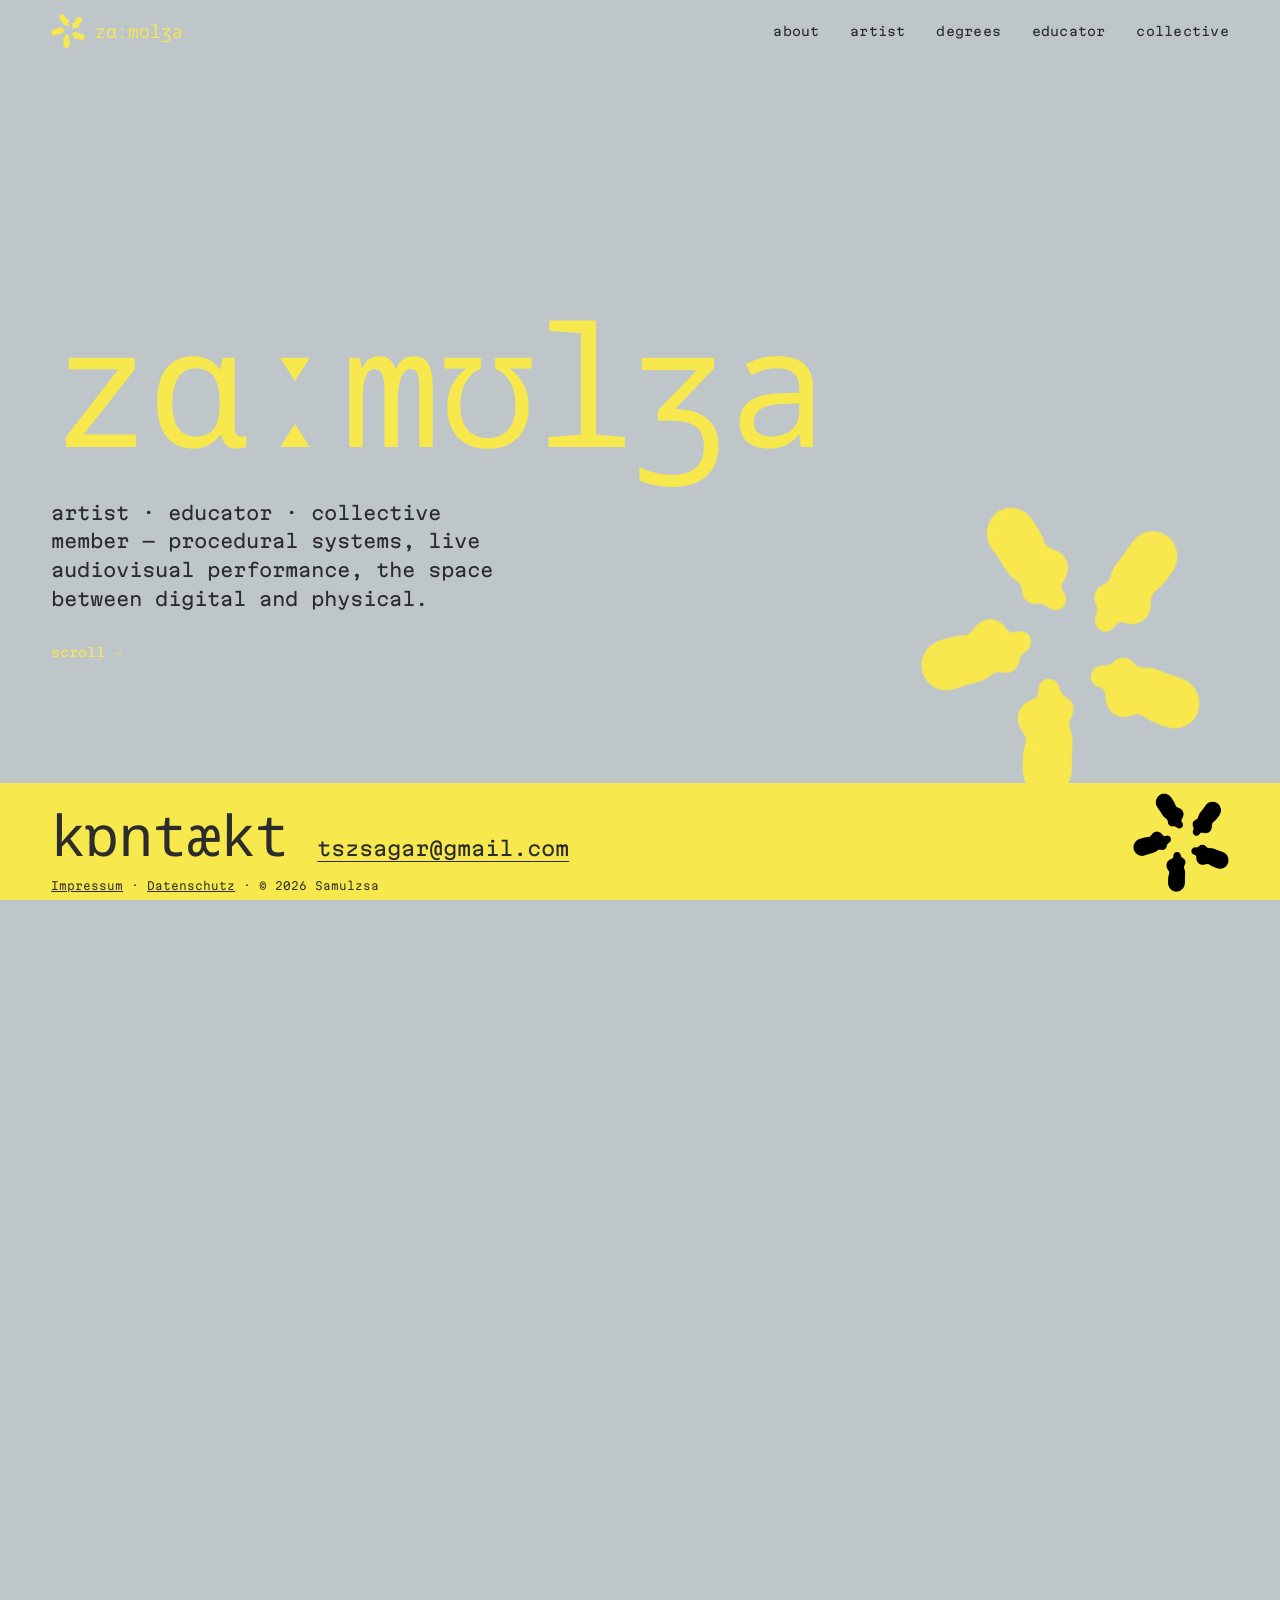
<file: index.html>
<!doctype html>
<html lang="en">
<head>
<meta charset="utf-8">
<meta name="viewport" content="width=device-width, initial-scale=1">
<title>Samulzsa — artist, educator, collective</title>
<meta name="description" content="My practice developed through a persistent question: where does value enter when art moves between digital and physical? Early works examined this…">
<meta property="og:title" content="Samulzsa — artist, educator, collective">
<meta property="og:description" content="My practice developed through a persistent question: where does value enter when art moves between digital and physical? Early works examined this…">
<link rel="icon" href="favicon.png">
<link rel="stylesheet" href="fonts.css?v=20261016205609">
<link rel="stylesheet" href="style.css?v=20261016205609">
</head>
<body>
<header class="bar">
  <a class="brand" href="index.html"><img class="flower-frame" src="images/flower/00.webp" data-root="" alt="">zɑːmʊlʒa</a>
  <button class="menu" aria-label="Menu" aria-expanded="false"><span></span><span></span></button>
  <nav><a href="#/about">about</a><a href="#artist">artist</a><a href="#degrees">degrees</a><a href="#educator">educator</a><a href="#collective">collective</a></nav>
</header>
<main>
<section class="works" id="works">
  <div class="pin">
    <div class="track">
      <div class="hero">
        <h1 aria-label="Samulzsa"><span>z</span><span>ɑ</span><span>ː</span><span>m</span><span>ʊ</span><span>l</span><span>ʒ</span><span>a</span></h1>
        <p class="tagline">artist · educator · collective member — procedural systems, live audiovisual performance, the space between digital and physical.</p>
        <span class="cue">scroll →</span>
        <img class="flower flower-frame" src="images/flower/00.webp" data-root="" alt="">
      </div>
      <div class="group" id="artist">
        <div class="group-head"><h2>ɑːtɪst</h2><p>artist — 4 works</p></div>
        <div class="row">
          <a class="card" href="#/jonzs">
            <div class="media"><span class="tag">live DJ/VJ duo</span>
              <img src="images/jonzs/01-sm.webp" srcset="images/jonzs/01-xs.webp 960w, images/jonzs/01-sm.webp 1649w, images/jonzs/01.webp 2000w" sizes="(max-width: 760px) 127vw, 712px" alt="Jonzs" loading="lazy">
              <img class="alt" src="images/jonzs/02-sm.webp" srcset="images/jonzs/02-xs.webp 960w, images/jonzs/02-sm.webp 1649w, images/jonzs/02.webp 2000w" sizes="(max-width: 760px) 127vw, 712px" alt="" loading="lazy">
            </div>
            <div class="label"><h3>Jonzs</h3><span class="year">since 2025</span></div>
          </a>
          <a class="card" href="#/procedural-sculptures">
            <div class="media"><span class="tag">procedural 3D animation</span>
              <img src="images/procedural-sculptures/01-sm.webp" srcset="images/procedural-sculptures/01-xs.webp 640w, images/procedural-sculptures/01-sm.webp 1100w, images/procedural-sculptures/01.webp 1381w" sizes="(max-width: 760px) 68vw, 380px" alt="Procedural Sculptures" loading="lazy">
              <img class="alt" src="images/procedural-sculptures/02-sm.webp" srcset="images/procedural-sculptures/02-xs.webp 640w, images/procedural-sculptures/02-sm.webp 1059w, images/procedural-sculptures/02.webp 1059w" sizes="(max-width: 760px) 68vw, 380px" alt="" loading="lazy">
            </div>
            <div class="label"><h3>Procedural Sculptures</h3><span class="year">2022 – 2024</span></div>
          </a>
          <a class="card" href="#/transformative-drift">
            <div class="media"><span class="tag">3D-printed clay sculptures</span>
              <img src="images/transformative-drift/01-sm.webp" srcset="images/transformative-drift/01-xs.webp 900w, images/transformative-drift/01-sm.webp 900w, images/transformative-drift/01.webp 900w" sizes="(max-width: 760px) 128vw, 712px" alt="Transformative Drift" loading="lazy">
              <img class="alt" src="images/transformative-drift/02-sm.webp" srcset="images/transformative-drift/02-xs.webp 800w, images/transformative-drift/02-sm.webp 800w, images/transformative-drift/02.webp 800w" sizes="(max-width: 760px) 113vw, 633px" alt="" loading="lazy">
            </div>
            <div class="label"><h3>Transformative Drift</h3><span class="year">2023</span></div>
          </a>
          <a class="card" href="#/spade-coco">
            <div class="media"><span class="tag">laser-engraved woodcut prints</span>
              <img src="images/spade-coco/01-sm.webp" srcset="images/spade-coco/01-xs.webp 640w, images/spade-coco/01-sm.webp 1000w, images/spade-coco/01.webp 1000w" sizes="(max-width: 760px) 68vw, 380px" alt="Spade CoCo" loading="lazy">
              <img class="alt" src="images/spade-coco/02-sm.webp" srcset="images/spade-coco/02-xs.webp 640w, images/spade-coco/02-sm.webp 1100w, images/spade-coco/02.webp 1237w" sizes="(max-width: 760px) 68vw, 380px" alt="" loading="lazy">
            </div>
            <div class="label"><h3>Spade CoCo</h3><span class="year">2020</span></div>
          </a>
        </div>
      </div>
      <div class="group" id="degrees">
        <div class="group-head"><h2>dɪˈɡriːz</h2><p>degrees — 2 works</p></div>
        <div class="row">
          <a class="card" href="#/visual-instruments">
            <div class="media"><span class="tag">master thesis · live visuals</span>
              <img src="images/visual-instruments/01-sm.webp" srcset="images/visual-instruments/01-xs.webp 853w, images/visual-instruments/01-sm.webp 1280w, images/visual-instruments/01.webp 1280w" sizes="(max-width: 760px) 113vw, 633px" alt="Visual Instruments" loading="lazy">
              <img class="alt" src="images/visual-instruments/02-sm.webp" srcset="images/visual-instruments/02-xs.webp 1154w, images/visual-instruments/02-sm.webp 1984w, images/visual-instruments/02.webp 2000w" sizes="(max-width: 760px) 153vw, 857px" alt="" loading="lazy">
            </div>
            <div class="label"><h3>Visual Instruments</h3><span class="year">2025</span></div>
          </a>
          <a class="card" href="#/space-for-digital-visual-research">
            <div class="media"><span class="tag">bachelor thesis · interactive objects</span>
              <img src="images/space-for-digital-visual-research/01-sm.webp" srcset="images/space-for-digital-visual-research/01-xs.webp 640w, images/space-for-digital-visual-research/01-sm.webp 1100w, images/space-for-digital-visual-research/01.webp 1150w" sizes="(max-width: 760px) 68vw, 380px" alt="Space for Digital Visual Research" loading="lazy">
              <img class="alt" src="images/space-for-digital-visual-research/02-sm.webp" srcset="images/space-for-digital-visual-research/02-xs.webp 1656w, images/space-for-digital-visual-research/02-sm.webp 1920w, images/space-for-digital-visual-research/02.webp 1920w" sizes="(max-width: 760px) 220vw, 1229px" alt="" loading="lazy">
            </div>
            <div class="label"><h3>Space for Digital Visual Research</h3><span class="year">2023</span></div>
          </a>
        </div>
      </div>
      <div class="group" id="educator">
        <div class="group-head"><h2>ɛdjʊkeɪtə</h2><p>educator — 3 works</p></div>
        <div class="row">
          <a class="card" href="#/touchdesigner">
            <div class="media"><span class="tag">freelance course · TouchDesigner</span>
              <img src="images/touchdesigner/01-sm.webp" srcset="images/touchdesigner/01-xs.webp 1024w, images/touchdesigner/01-sm.webp 1760w, images/touchdesigner/01.webp 1920w" sizes="(max-width: 760px) 136vw, 760px" alt="Touchdesigner" loading="lazy">
              <img class="alt" src="images/touchdesigner/02-sm.webp" srcset="images/touchdesigner/02-xs.webp 1138w, images/touchdesigner/02-sm.webp 1920w, images/touchdesigner/02.webp 1920w" sizes="(max-width: 760px) 151vw, 844px" alt="" loading="lazy">
            </div>
            <div class="label"><h3>Touchdesigner</h3><span class="year">2026</span></div>
          </a>
          <a class="card" href="#/bildet-banden">
            <div class="media"><span class="tag">course · live AV festival set</span>
              <img src="images/bildet-banden/01-sm.webp" srcset="images/bildet-banden/01-xs.webp 960w, images/bildet-banden/01-sm.webp 1649w, images/bildet-banden/01.webp 2000w" sizes="(max-width: 760px) 127vw, 712px" alt="Bildet Banden" loading="lazy">
              <img class="alt" src="images/bildet-banden/02-sm.webp" srcset="images/bildet-banden/02-xs.webp 960w, images/bildet-banden/02-sm.webp 1649w, images/bildet-banden/02.webp 2000w" sizes="(max-width: 760px) 127vw, 712px" alt="" loading="lazy">
            </div>
            <div class="label"><h3>Bildet Banden</h3><span class="year">2024</span></div>
          </a>
          <a class="card" href="#/visual-exploration-fundamentals">
            <div class="media"><span class="tag">course · Blender</span>
              <img src="images/visual-exploration-fundamentals/01-sm.webp" srcset="images/visual-exploration-fundamentals/01-xs.webp 640w, images/visual-exploration-fundamentals/01-sm.webp 1100w, images/visual-exploration-fundamentals/01.webp 1414w" sizes="(max-width: 760px) 68vw, 380px" alt="Visual Exploration Fundamentals" loading="lazy">
              <img class="alt" src="images/visual-exploration-fundamentals/02-sm.webp" srcset="images/visual-exploration-fundamentals/02-xs.webp 640w, images/visual-exploration-fundamentals/02-sm.webp 1100w, images/visual-exploration-fundamentals/02.webp 1414w" sizes="(max-width: 760px) 68vw, 380px" alt="" loading="lazy">
            </div>
            <div class="label"><h3>Visual Exploration Fundamentals</h3><span class="year">2023</span></div>
          </a>
        </div>
      </div>
      <div class="group" id="collective">
        <div class="group-head"><h2>kəˈlɛktɪv</h2><p>collective · Latenter Raum — 3 works</p></div>
        <div class="row">
          <a class="card" href="#/convergence-corridor">
            <div class="media"><span class="tag">light installation · Licht.Wege Kassel</span>
              <img src="images/convergence-corridor/01-sm.webp" srcset="images/convergence-corridor/01-xs.webp 640w, images/convergence-corridor/01-sm.webp 960w, images/convergence-corridor/01.webp 960w" sizes="(max-width: 760px) 68vw, 380px" alt="Convergence Corridor" loading="lazy">
              <img class="alt" src="images/convergence-corridor/02-sm.webp" srcset="images/convergence-corridor/02-xs.webp 640w, images/convergence-corridor/02-sm.webp 960w, images/convergence-corridor/02.webp 960w" sizes="(max-width: 760px) 68vw, 380px" alt="" loading="lazy">
            </div>
            <div class="label"><h3>Convergence Corridor</h3><span class="year">2024</span></div>
          </a>
          <a class="card" href="#/kontakt">
            <div class="media"><span class="tag">interactive installation · Biennale Schwabach</span>
              <img src="images/kontakt/01-sm.webp" srcset="images/kontakt/01-xs.webp 1138w, images/kontakt/01-sm.webp 1920w, images/kontakt/01.webp 1920w" sizes="(max-width: 760px) 151vw, 844px" alt="Kontakt" loading="lazy">
              <img class="alt" src="images/kontakt/02-sm.webp" srcset="images/kontakt/02-xs.webp 1138w, images/kontakt/02-sm.webp 1920w, images/kontakt/02.webp 1920w" sizes="(max-width: 760px) 151vw, 844px" alt="" loading="lazy">
            </div>
            <div class="label"><h3>Kontakt</h3><span class="year">2023</span></div>
          </a>
          <a class="card" href="#/deep-redux">
            <div class="media"><span class="tag">projection mapping · Genius Loci Weimar</span>
              <img src="images/deep-redux/01-sm.webp" srcset="images/deep-redux/01-xs.webp 960w, images/deep-redux/01-sm.webp 1650w, images/deep-redux/01.webp 2000w" sizes="(max-width: 760px) 128vw, 713px" alt="Deep.Redux" loading="lazy">
              <img class="alt" src="images/deep-redux/02-sm.webp" srcset="images/deep-redux/02-xs.webp 960w, images/deep-redux/02-sm.webp 1650w, images/deep-redux/02.webp 2000w" sizes="(max-width: 760px) 128vw, 713px" alt="" loading="lazy">
            </div>
            <div class="label"><h3>Deep.Redux</h3><span class="year">2023</span></div>
          </a>
        </div>
      </div>
    </div>
  </div>
</section>
</main>
<template id="p-about">
<section class="project-head"><p class="kicker">about</p><h1>zɑːmʊlʒa</h1></section>
<section class="statement"><div class="cols"><p>My practice developed through a persistent question: where does value enter when art moves between digital and physical? Early works examined this directly. Through procedural systems and live performance, an answer emerged: value lives in the moment of shared experience.</p><p>This understanding organizes my work into three directions.</p><p>As an artist, I examine the intersection of digital and physical production, questioning where value enters when work moves between mediums. Working primarily with procedural systems, I explore how embodied engagement creates presence in digital art. The work often uses tools against their intended purpose, finding meaning in the gaps between systems.</p><p>As an educator, I develop courses that approach technical tools as means for artistic expression. The focus is process over outcome, helping students find their own voice through sustained engagement rather than software proficiency.</p><p>As part of the collective Latenter Raum, I contribute to public art installations exploring the relationship between human and machine. The collective creates site-specific, interactive works that make technological systems tangible for broad audiences.</p></div></section>
</template>
<template id="p-jonzs">
<section class="project-head">
  <p class="kicker">artist</p>
  <h1>Jonzs</h1>
  
  <div class="meta"><span>DJ/VJ duo</span><span>since 2025</span></div>
</section>
<section class="project-body">
  <div class="text"><p>Earlier work led me to discover what motion adds to form. But those explorations remained prerendered, frame by frame. Real-time opened different possibilities.</p><p>Through years of questioning where value enters art, I arrived at an answer that feels true: shared experience. Unrepeatable moments where artist and audience inhabit the same time, the same space, the same unfolding.</p><p>Traditional VJing has largely disappeared from regular club contexts, relocated to festival stages where it functions as background enhancement rather than primary artistic experience. At the same time, audiovisual performance has established itself in art institutions but remains inaccessible to broader audiences despite increasing artistic sophistication. This separation creates a cultural gap. Art becomes increasingly institutionalized while club culture loses access to experimental aesthetic experiences that could transform ordinary social spaces into sites of collective meaning-making.</p><p>Jonzs tries to counter this. We perform as a DJ/VJ duo where both artists remain visible on stage, creating a unified aesthetic experience through genuine live collaboration. Our performances combine the accessibility of regular live sets with the artistic depth of audiovisual performance.</p><p>Both music and visuals are played live, reacting to each other in real time. Rather than relying on algorithmic audio-reactivity or automated systems, the dynamic emerges from artistic intuition. Two performers listening, responding, shaping a shared moment.</p></div>
  <div class="gallery"><button data-full="images/jonzs/01.webp" aria-label="Enlarge image 1"><img src="images/jonzs/01-sm.webp" alt="Jonzs — image 1" loading="lazy" width="2000" height="1334"></button><button data-full="images/jonzs/02.webp" aria-label="Enlarge image 2"><img src="images/jonzs/02-sm.webp" alt="Jonzs — image 2" loading="lazy" width="2000" height="1334"></button><button data-full="images/jonzs/03.webp" aria-label="Enlarge image 3"><img src="images/jonzs/03-sm.webp" alt="Jonzs — image 3" loading="lazy" width="2000" height="1334"></button><button data-full="images/jonzs/04.webp" aria-label="Enlarge image 4"><img src="images/jonzs/04-sm.webp" alt="Jonzs — image 4" loading="lazy" width="2000" height="1334"></button><button data-full="images/jonzs/05.webp" aria-label="Enlarge image 5"><img src="images/jonzs/05-sm.webp" alt="Jonzs — image 5" loading="lazy" width="1920" height="1080"></button></div>
</section>
</template>
<template id="p-procedural-sculptures">
<section class="project-head">
  <p class="kicker">artist</p>
  <h1>Procedural Sculptures</h1>
  
  <div class="meta"><span>2022 – 2024</span></div>
</section>
<section class="project-body">
  <div class="text"><p>These works exist because of curiosity. Digital space offers what physical sculpture cannot: freedom from material constraint, from gravity, from cost. Forms can float, intersect, repeat at scales that would be impossible to fabricate. This freedom is not escape from sculptural thinking but an extension of it.</p><p>The process is procedural. Geometric shapes enter systems that composite them in space, generating iterations faster than deliberate construction would allow. From these outputs, selection happens intuitively. Some forms speak, most don’t. The system proposes, the eye decides.</p><p>Movement entered here. Before this work, my practice was static. These videos and loops became a space for discovering what motion adds to form: rhythm, weight, transformation over time. Rendered frame by frame, not yet real-time. That would come later and change everything again.</p><p>To some these read as simple 3D visuals. To me they carry the same charge as sculptural exploration, extended through color and time. They don’t critique, don’t position themselves against anything. They exist because making them felt necessary.</p></div>
  <div class="gallery"><button data-full="images/procedural-sculptures/01.webp" aria-label="Enlarge image 1"><img src="images/procedural-sculptures/01-sm.webp" alt="Procedural Sculptures — image 1" loading="lazy" width="1381" height="2000"></button><button data-full="images/procedural-sculptures/02.webp" aria-label="Enlarge image 2"><img src="images/procedural-sculptures/02-sm.webp" alt="Procedural Sculptures — image 2" loading="lazy" width="1059" height="1500"></button><button data-full="images/procedural-sculptures/03.webp" aria-label="Enlarge image 3"><img src="images/procedural-sculptures/03-sm.webp" alt="Procedural Sculptures — image 3" loading="lazy" width="1240" height="1748"></button><button data-full="images/procedural-sculptures/04.webp" aria-label="Enlarge image 4"><img src="images/procedural-sculptures/04-sm.webp" alt="Procedural Sculptures — image 4" loading="lazy" width="1090" height="1090"></button><button data-full="images/procedural-sculptures/05.webp" aria-label="Enlarge image 5"><img src="images/procedural-sculptures/05-sm.webp" alt="Procedural Sculptures — image 5" loading="lazy" width="1080" height="1920"></button></div>
</section>
</template>
<template id="p-transformative-drift">
<section class="project-head">
  <p class="kicker">artist</p>
  <h1>Transformative Drift</h1>
  
  <div class="meta"><span>2023</span></div>
</section>
<section class="project-body">
  <div class="text"><p>The sculptures originate from an iterative digital process: text-to-image generation fed back through image-to-3D conversion, each cycle accumulating distortion until the forms drift beyond recognition. The endpoint was determined by material. When geometry exceeded what clay printing could structurally support, the process stopped.</p><p>Clay carries associations of craft, organicism, the hand. But the production here involved none of that. The forms were generated algorithmically, the printing mechanical. What reads as artisanal warmth is entirely mediated.</p><p>Timur Si-Qin’s position on materiality informed the work: even seemingly immaterial things, a poem, an algorithm, a 3D file, possess materiality because they affect their environment. By this logic, the digital forms already held material presence before any physical translation occurred.</p><p>And yet they were printed. The question the work poses to itself: if the digital is already material, why make it physical? The answer isn’t resolution. It’s demonstration. The clay objects are received differently than the files they came from. They enter rooms, occupy space, get called sculpture. The same forms, the same decisions, the same authorship. But now legible to systems that struggle to value what remains on screen.</p><p>The printing doesn’t add meaning. It makes existing meaning visible to those who couldn’t see it before.</p></div>
  <div class="gallery"><button data-full="images/transformative-drift/01.webp" aria-label="Enlarge image 1"><img src="images/transformative-drift/01-sm.webp" alt="Transformative Drift — image 1" loading="lazy" width="900" height="600"></button><button data-full="images/transformative-drift/02.webp" aria-label="Enlarge image 2"><img src="images/transformative-drift/02-sm.webp" alt="Transformative Drift — image 2" loading="lazy" width="800" height="600"></button></div>
</section>
</template>
<template id="p-spade-coco">
<section class="project-head">
  <p class="kicker">artist</p>
  <h1>Spade CoCo</h1>
  
  <div class="meta"><span>2020</span></div>
</section>
<section class="project-body">
  <div class="text"><p>The work uses SPADE-COCO, an early semantic image synthesis model that interpreted color-coded input as object classes. Source material consisted of children’s drawings, fed through the system, their naive color choices were misread as landscape elements, furniture, organic forms. The outputs carried an accidental dreamlike quality, emerging from the gap between intended mark and machine interpretation.</p><p>These images were translated into physical prints through a deliberately contradictory process. Halftone rasters, a technique developed for industrial mass reproduction, addressed low resolution of AI models of the time, while introducing a visual language associated with print media. The plates were laser-engraved into wood, then hand-pressed as CMYK separations.</p><p>The method is legible as craft while containing none of its traditional gestures. The hand never touched the plate. The wood grain reads as warmth and authenticity, but the cutting was mechanical. What appears as artisanal process is entirely mediated.</p><p>The digital images existed before any of this. The creative act, selecting the drawings, running the model, recognizing something worth keeping, happened on screen. The physical translation added labor and material but no additional artistic decision.</p><p>Yet the prints were received differently. The question embedded in the work is not rhetorical: where does value actually enter?</p></div>
  <div class="gallery"><button data-full="images/spade-coco/01.webp" aria-label="Enlarge image 1"><img src="images/spade-coco/01-sm.webp" alt="Spade CoCo — image 1" loading="lazy" width="1000" height="1501"></button><button data-full="images/spade-coco/02.webp" aria-label="Enlarge image 2"><img src="images/spade-coco/02-sm.webp" alt="Spade CoCo — image 2" loading="lazy" width="1237" height="1856"></button><button data-full="images/spade-coco/03.webp" aria-label="Enlarge image 3"><img src="images/spade-coco/03-sm.webp" alt="Spade CoCo — image 3" loading="lazy" width="1392" height="928"></button></div>
</section>
</template>
<template id="p-visual-instruments">
<section class="project-head">
  <p class="kicker">degrees</p>
  <h1>Visual Instruments</h1>
  
  <div class="meta"><span>Master Thesis</span><span>2025</span></div>
</section>
<section class="project-body">
  <div class="text"><p>My master thesis investigates how sustained practice with digital Visual Instruments influences the development of embodied knowledge and auratic presence in live performance.</p><p>Visual Instruments are complete performance systems combining generative patches, reusable tools, and user interfaces for real-time visual control, developed in TouchDesigner for live audiovisual contexts.</p><p>The research engages Walter Benjamin’s concept of aura: the unique presence of an artwork in time and space, which he argued mechanical reproduction eliminates. Live visual performance presents a paradox, utilizing technologies of infinite reproducibility while creating unrepeatable, site-specific experiences. Can sustained practice with digital instruments restore auratic qualities Benjamin considered lost?</p><p>The methodology shifted through necessity. Initial work focused on developing a modular toolbox for rapid instrument creation, technically successful, but unable to answer questions about embodied knowledge. This demanded transformation toward evocative autoethnography: ethnographic research with practitioners, autobiographical documentation across performance contexts, and reflection within broader cultural discourse.</p><p>Findings challenged assumptions. Flow states proved democratic, others achieved flow within minutes on unfamiliar interfaces. But sustained practice enables sophisticated expression within flow and develops the capacity to invite others into shared aesthetic experiences. Auratic qualities emerged not through technical sophistication but through visible embodied engagement: temporal uniqueness through real-time decision-making, spatial specificity through contextual reception, collective ritual through shared witness.</p><p>The central contribution: tension between technological development and artistic depth isn’t resolved through better systems. Depth emerges through sustained engagement, through vulnerability rather than optimization.</p></div>
  <div class="gallery"><button data-full="images/visual-instruments/01.webp" aria-label="Enlarge image 1"><img src="images/visual-instruments/01-sm.webp" alt="Visual Instruments — image 1" loading="lazy" width="1280" height="960"></button><button data-full="images/visual-instruments/02.webp" aria-label="Enlarge image 2"><img src="images/visual-instruments/02-sm.webp" alt="Visual Instruments — image 2" loading="lazy" width="2000" height="1109"></button><button data-full="images/visual-instruments/03.webp" aria-label="Enlarge image 3"><img src="images/visual-instruments/03-sm.webp" alt="Visual Instruments — image 3" loading="lazy" width="1907" height="1112"></button><button data-full="images/visual-instruments/04.webp" aria-label="Enlarge image 4"><img src="images/visual-instruments/04-sm.webp" alt="Visual Instruments — image 4" loading="lazy" width="1906" height="1057"></button><button data-full="images/visual-instruments/05.webp" aria-label="Enlarge image 5"><img src="images/visual-instruments/05-sm.webp" alt="Visual Instruments — image 5" loading="lazy" width="1914" height="1045"></button><button data-full="images/visual-instruments/06.webp" aria-label="Enlarge image 6"><img src="images/visual-instruments/06-sm.webp" alt="Visual Instruments — image 6" loading="lazy" width="1914" height="1083"></button><button data-full="images/visual-instruments/07.webp" aria-label="Enlarge image 7"><img src="images/visual-instruments/07-sm.webp" alt="Visual Instruments — image 7" loading="lazy" width="1988" height="1124"></button><button data-full="images/visual-instruments/08.webp" aria-label="Enlarge image 8"><img src="images/visual-instruments/08-sm.webp" alt="Visual Instruments — image 8" loading="lazy" width="1600" height="1200"></button></div>
</section>
</template>
<template id="p-space-for-digital-visual-research">
<section class="project-head">
  <p class="kicker">degrees</p>
  <h1>Space for Digital Visual Research</h1>
  
  <div class="meta"><span>Bachelor Thesis</span><span>2023</span></div>
</section>
<section class="project-body">
  <div class="text"><p>In 2013, the Space for Visual Research was established at the Bauhaus University Weimar, creating a platform to study the practical aspects of experimental visual exploration. My thesis aimed to reconstruct analog experimental setups, which were primarily based on scientific phenomena, purely in a digital format. This initiative breathed new life into the Space for Visual Research by creating a digital space for creative exploration, paving the way for further experimentation in this field.</p><p>In addition to a theoretical media philosophical section, I extensively examined the scientific concepts behind the experiments created in the SfVR and their digital emulation. My thesis analyzed the interaction of scientific concepts with their creative application, showcasing the relationship between science and art.</p><p>As a result of my research, I developed tangible interactive objects and installations, employing the digital processes developed from the scientific concepts. The implementation of these works brought forth a new and creative perspective, resulting in a novel approach to visual experimentation.</p><p>Through my thesis, I gained a deeper understanding of creative exploration and learned to integrate scientific research into the creative process.</p></div>
  <div class="gallery"><button data-full="images/space-for-digital-visual-research/01.webp" aria-label="Enlarge image 1"><img src="images/space-for-digital-visual-research/01-sm.webp" alt="Space for Digital Visual Research — image 1" loading="lazy" width="1150" height="2000"></button><button data-full="images/space-for-digital-visual-research/02.webp" aria-label="Enlarge image 2"><img src="images/space-for-digital-visual-research/02-sm.webp" alt="Space for Digital Visual Research — image 2" loading="lazy" width="1920" height="742"></button><button data-full="images/space-for-digital-visual-research/03.webp" aria-label="Enlarge image 3"><img src="images/space-for-digital-visual-research/03.webp" alt="Space for Digital Visual Research — image 3" loading="lazy" width="600" height="600"></button><button data-full="images/space-for-digital-visual-research/04.webp" aria-label="Enlarge image 4"><img src="images/space-for-digital-visual-research/04.webp" alt="Space for Digital Visual Research — image 4" loading="lazy" width="600" height="600"></button><button data-full="images/space-for-digital-visual-research/05.webp" aria-label="Enlarge image 5"><img src="images/space-for-digital-visual-research/05.webp" alt="Space for Digital Visual Research — image 5" loading="lazy" width="600" height="600"></button></div>
</section>
</template>
<template id="p-touchdesigner">
<section class="project-head">
  <p class="kicker">educator</p>
  <h1>Touchdesigner</h1>
  <p class="sub">And Creative Independence</p>
  <div class="meta"><span>Freelance Teaching</span><span>2026</span></div>
</section>
<section class="project-body">
  <div class="text"><p>TouchDesigner presents a steep learning curve for beginners. Resources are scattered, and without conceptual grounding, students often lose themselves in production without understanding the reasoning behind their decisions.</p><p>This course addresses that challenge through a consultation-based approach. Rather than demonstrating how to create systems for specific outcomes, I teach fundamental concepts underlying computer graphics and procedural art. Technical understanding matters, but more important is developing a framework for how to approach an idea before opening the software.</p><p>The methodology draws from my own practice: moving from initial concept through research to technical implementation, and finally applying that system to realize artistic vision. This distinction is essential. In procedural design, system building and artistic exploration are separate phases, the idea comes first, then the infrastructure to support it, then the actual creative work within that infrastructure.</p><p>It is tempting to stop after completing the system. The technical challenge feels like the accomplishment, The system is scaffolding, not expression. The depth that enables audiences to connect with work emerges only when you use what you built to explore what you wanted to say.</p><p>This course shares that lesson. Beyond technical foundations, students develop research skills and the capacity to find their own resources, building toward creative autonomy rather than software dependency.</p></div>
  <div class="gallery"><button data-full="images/touchdesigner/01.webp" aria-label="Enlarge image 1"><img src="images/touchdesigner/01-sm.webp" alt="Touchdesigner — image 1" loading="lazy" width="1920" height="1200"></button><button data-full="images/touchdesigner/02.webp" aria-label="Enlarge image 2"><img src="images/touchdesigner/02-sm.webp" alt="Touchdesigner — image 2" loading="lazy" width="1920" height="1080"></button><button data-full="images/touchdesigner/03.webp" aria-label="Enlarge image 3"><img src="images/touchdesigner/03-sm.webp" alt="Touchdesigner — image 3" loading="lazy" width="1920" height="1200"></button></div>
</section>
</template>
<template id="p-bildet-banden">
<section class="project-head">
  <p class="kicker">educator</p>
  <h1>Bildet Banden</h1>
  
  <div class="meta"><span>Student Teacher</span><span>2024</span></div>
</section>
<section class="project-body">
  <div class="text"><p>This course was structured around cooperative learning, reshaping how we create and grow together through shared process rather than individual output.</p><p>I offered my skillset openly; students decided the direction. They chose real-time visuals. To create momentum and real stakes, I proposed a concrete goal: a two-hour live audiovisual performance at a festival. This transformed the course from exercise into genuine collaboration with an audience waiting at the end.</p><p>The structure was built on the belief that the right support network transforms hard work into collective growth. Here, failure wasn’t a mark against individual performance, it was an opportunity to learn and adapt as a group.</p><p>The focus remained on process: how we tackled challenges together, how individual voices contributed to something larger, how collaboration itself became the primary skill developed.</p></div>
  <div class="gallery"><button data-full="images/bildet-banden/01.webp" aria-label="Enlarge image 1"><img src="images/bildet-banden/01-sm.webp" alt="Bildet Banden — image 1" loading="lazy" width="2000" height="1334"></button><button data-full="images/bildet-banden/02.webp" aria-label="Enlarge image 2"><img src="images/bildet-banden/02-sm.webp" alt="Bildet Banden — image 2" loading="lazy" width="2000" height="1334"></button><button data-full="images/bildet-banden/03.webp" aria-label="Enlarge image 3"><img src="images/bildet-banden/03-sm.webp" alt="Bildet Banden — image 3" loading="lazy" width="2000" height="1334"></button><button data-full="images/bildet-banden/04.webp" aria-label="Enlarge image 4"><img src="images/bildet-banden/04-sm.webp" alt="Bildet Banden — image 4" loading="lazy" width="2000" height="1334"></button></div>
</section>
</template>
<template id="p-visual-exploration-fundamentals">
<section class="project-head">
  <p class="kicker">educator</p>
  <h1>Visual Exploration Fundamentals</h1>
  
  <div class="meta"><span>Student Teacher</span><span>2023</span></div>
</section>
<section class="project-body">
  <div class="text"><p>My teaching centers on a core conviction: technical tools are means for artistic expression, not ends in themselves. This course applied that philosophy to 3D design through Blender.</p><p>Rather than working through fundamentals step by step, students jumped directly into creative exploration, learning techniques as they needed them for their own projects. The structure was intentionally unconventional: motivation came from personal interests and questions, not predetermined assignments.</p><p>The focus was process over outcome. When students pursued their own visual inquiries, they discovered not just what the software can do, but what they wanted to say with it. The goal wasn’t proficiency, it was finding a voice through sustained experimentation.</p></div>
  <div class="gallery"><button data-full="images/visual-exploration-fundamentals/01.webp" aria-label="Enlarge image 1"><img src="images/visual-exploration-fundamentals/01-sm.webp" alt="Visual Exploration Fundamentals — image 1" loading="lazy" width="1414" height="2000"></button><button data-full="images/visual-exploration-fundamentals/02.webp" aria-label="Enlarge image 2"><img src="images/visual-exploration-fundamentals/02-sm.webp" alt="Visual Exploration Fundamentals — image 2" loading="lazy" width="1414" height="2000"></button><button data-full="images/visual-exploration-fundamentals/03.webp" aria-label="Enlarge image 3"><img src="images/visual-exploration-fundamentals/03-sm.webp" alt="Visual Exploration Fundamentals — image 3" loading="lazy" width="1414" height="2000"></button><button data-full="images/visual-exploration-fundamentals/04.webp" aria-label="Enlarge image 4"><img src="images/visual-exploration-fundamentals/04-sm.webp" alt="Visual Exploration Fundamentals — image 4" loading="lazy" width="384" height="1484"></button><button data-full="images/visual-exploration-fundamentals/05.webp" aria-label="Enlarge image 5"><img src="images/visual-exploration-fundamentals/05-sm.webp" alt="Visual Exploration Fundamentals — image 5" loading="lazy" width="380" height="1480"></button><button data-full="images/visual-exploration-fundamentals/06.webp" aria-label="Enlarge image 6"><img src="images/visual-exploration-fundamentals/06-sm.webp" alt="Visual Exploration Fundamentals — image 6" loading="lazy" width="410" height="1550"></button><button data-full="images/visual-exploration-fundamentals/07.webp" aria-label="Enlarge image 7"><img src="images/visual-exploration-fundamentals/07-sm.webp" alt="Visual Exploration Fundamentals — image 7" loading="lazy" width="1920" height="1920"></button><button data-full="images/visual-exploration-fundamentals/08.webp" aria-label="Enlarge image 8"><img src="images/visual-exploration-fundamentals/08-sm.webp" alt="Visual Exploration Fundamentals — image 8" loading="lazy" width="1920" height="1920"></button></div>
</section>
</template>
<template id="p-convergence-corridor">
<section class="project-head">
  <p class="kicker">collective</p>
  <h1>Convergence Corridor</h1>
  
  <div class="meta"><span>Licht.Wege Kassel</span><span>2024</span></div>
</section>
<section class="project-body">
  <div class="text"><p>Forty self-built LED tubes installed along a forest path for the light art festival Licht.Wege. The tubes shifted through colors, pulsing along the corridor. Motion sensors on both sides triggered light sequences responding to visitors passing through.</p><p>The design intended for participatory movement: visitors walking with the light pulses, becoming part of the work. Reception differed from expectation. Visitors stopped mid-path, sometimes blocking it entirely, observing the light play in the trees above. The interactive element mattered less than the atmospheric experience of the space itself.</p><p>This was the first opportunity to observe audiences anonymously, standing among visitors without being identified as the artist. Reactions varied widely. Families with children engaged immediately. Some visitors took photographs, others complained about brightness levels. Some passed through without pausing.</p><p>The experience clarified something about shared experience as artistic value. Designing for a specific interaction does not guarantee that interaction. Audiences bring their own attention, their own priorities. The work provides conditions, not outcomes. Connection happens on terms the artist does not fully control, and not everyone will connect at all. Working with this rather than against it became part of subsequent practice.</p><p>Project management and concept were my responsibility. The collective handled electronics, coding, and installation.</p></div>
  <div class="gallery"><button data-full="images/convergence-corridor/01.webp" aria-label="Enlarge image 1"><img src="images/convergence-corridor/01-sm.webp" alt="Convergence Corridor — image 1" loading="lazy" width="960" height="1280"></button><button data-full="images/convergence-corridor/02.webp" aria-label="Enlarge image 2"><img src="images/convergence-corridor/02-sm.webp" alt="Convergence Corridor — image 2" loading="lazy" width="960" height="1280"></button></div>
</section>
</template>
<template id="p-kontakt">
<section class="project-head">
  <p class="kicker">collective</p>
  <h1>Kontakt</h1>
  
  <div class="meta"><span>Biennale Schwabach</span><span>2023</span></div>
</section>
<section class="project-body">
  <div class="text"><p>An interactive installation exploring gold as connective material on printed circuit boards. PCBs are ubiquitous in daily life, present in smartphones, coffee machines, ticket terminals. The installation in Franzosenkirche Schwabach made this usually invisible layer of technical infrastructure tangible. Visitors touched five displayed circuit boards, directing a musical atmosphere that controlled the church organ. Unpredictable sounds and vibrations emerged from physical contact with the material.</p><p>My contribution focused on creating the interwoven organic lines on the PCBs using reaction diffusion simulation. The lines needed to serve a specific function: when a finger glides across the board, different circuits trigger different sounds. This required bringing an organic, self-organizing system into a form that would actually work as interface.</p><p>The process involved many iterations, balancing control and emergence. Reaction diffusion follows its own logic. The challenge was guiding it toward functional outcomes without forcing it into something it resists. Never full control, but enough to serve the purpose.</p><p>This connected to recurring concerns in my practice: mechanical production mediating artistic gesture, using systems in unintended ways, finding the point where tool and intention meet without either fully dominating. Project concept was developed collectively. My responsibility was the generative line system and visual design of the PCBs.</p></div>
  <div class="gallery"><button data-full="images/kontakt/01.webp" aria-label="Enlarge image 1"><img src="images/kontakt/01-sm.webp" alt="Kontakt — image 1" loading="lazy" width="1920" height="1080"></button><button data-full="images/kontakt/02.webp" aria-label="Enlarge image 2"><img src="images/kontakt/02-sm.webp" alt="Kontakt — image 2" loading="lazy" width="1920" height="1080"></button></div>
</section>
</template>
<template id="p-deep-redux">
<section class="project-head">
  <p class="kicker">collective</p>
  <h1>Deep.Redux</h1>
  
  <div class="meta"><span>Genius Loci Weimar</span><span>2023</span></div>
</section>
<section class="project-body">
  <div class="text"><p>A ten-minute projection mapping exploring the development of artificial intelligence. The audiovisual work combines data visualization, simulation, and 2D/3D animation, incorporating both contemporary and historical generative AI models. The visual journey spans from early analytical machine learning to deep fakes, super-resolution, and generative models like ChatGPT and Stable Diffusion.</p><p>Each collective member contributed visual segments from their individual practice. Unlike other collaborative works developed from shared concepts, this piece brought together distinct artistic expressions under a common narrative. The result was a mixture of styles unified by theme rather than process.</p><p>For me, the work brought procedural sculpture practice to a large-scale public context. The experience of seeing work developed on a personal screen projected onto a building facade shifts perception. Scale reveals aspects invisible at desktop size. Familiar forms become unfamiliar. The screening gathered a large audience watching collectively in the dark. Individual reactions were impossible to read, but the shared viewing itself mattered. Prerendered content, yet experienced together in a specific place and time.</p></div>
  <div class="gallery"><button data-full="images/deep-redux/01.webp" aria-label="Enlarge image 1"><img src="images/deep-redux/01-sm.webp" alt="Deep.Redux — image 1" loading="lazy" width="2000" height="1333"></button><button data-full="images/deep-redux/02.webp" aria-label="Enlarge image 2"><img src="images/deep-redux/02-sm.webp" alt="Deep.Redux — image 2" loading="lazy" width="2000" height="1333"></button></div>
</section>
</template>
<footer class="footer" id="contact">
  <div class="contact">
    <span class="k">kɒntækt</span>
    <a class="mail obf-mail" href="#" data-o="bW9jLmxpYW1nQHJhZ2FzenN0">e-mail me</a>
  </div>
  <img class="flower-frame" src="images/flower/00.webp" data-root="" alt="">
  <small><a href="impressum.html">Impressum</a> · <a href="datenschutz.html">Datenschutz</a><span class="copy"> · © 2026 Samulzsa</span></small>
</footer>
<script src="script.js?v=20261016205609"></script>
</body>
</html>
</file>
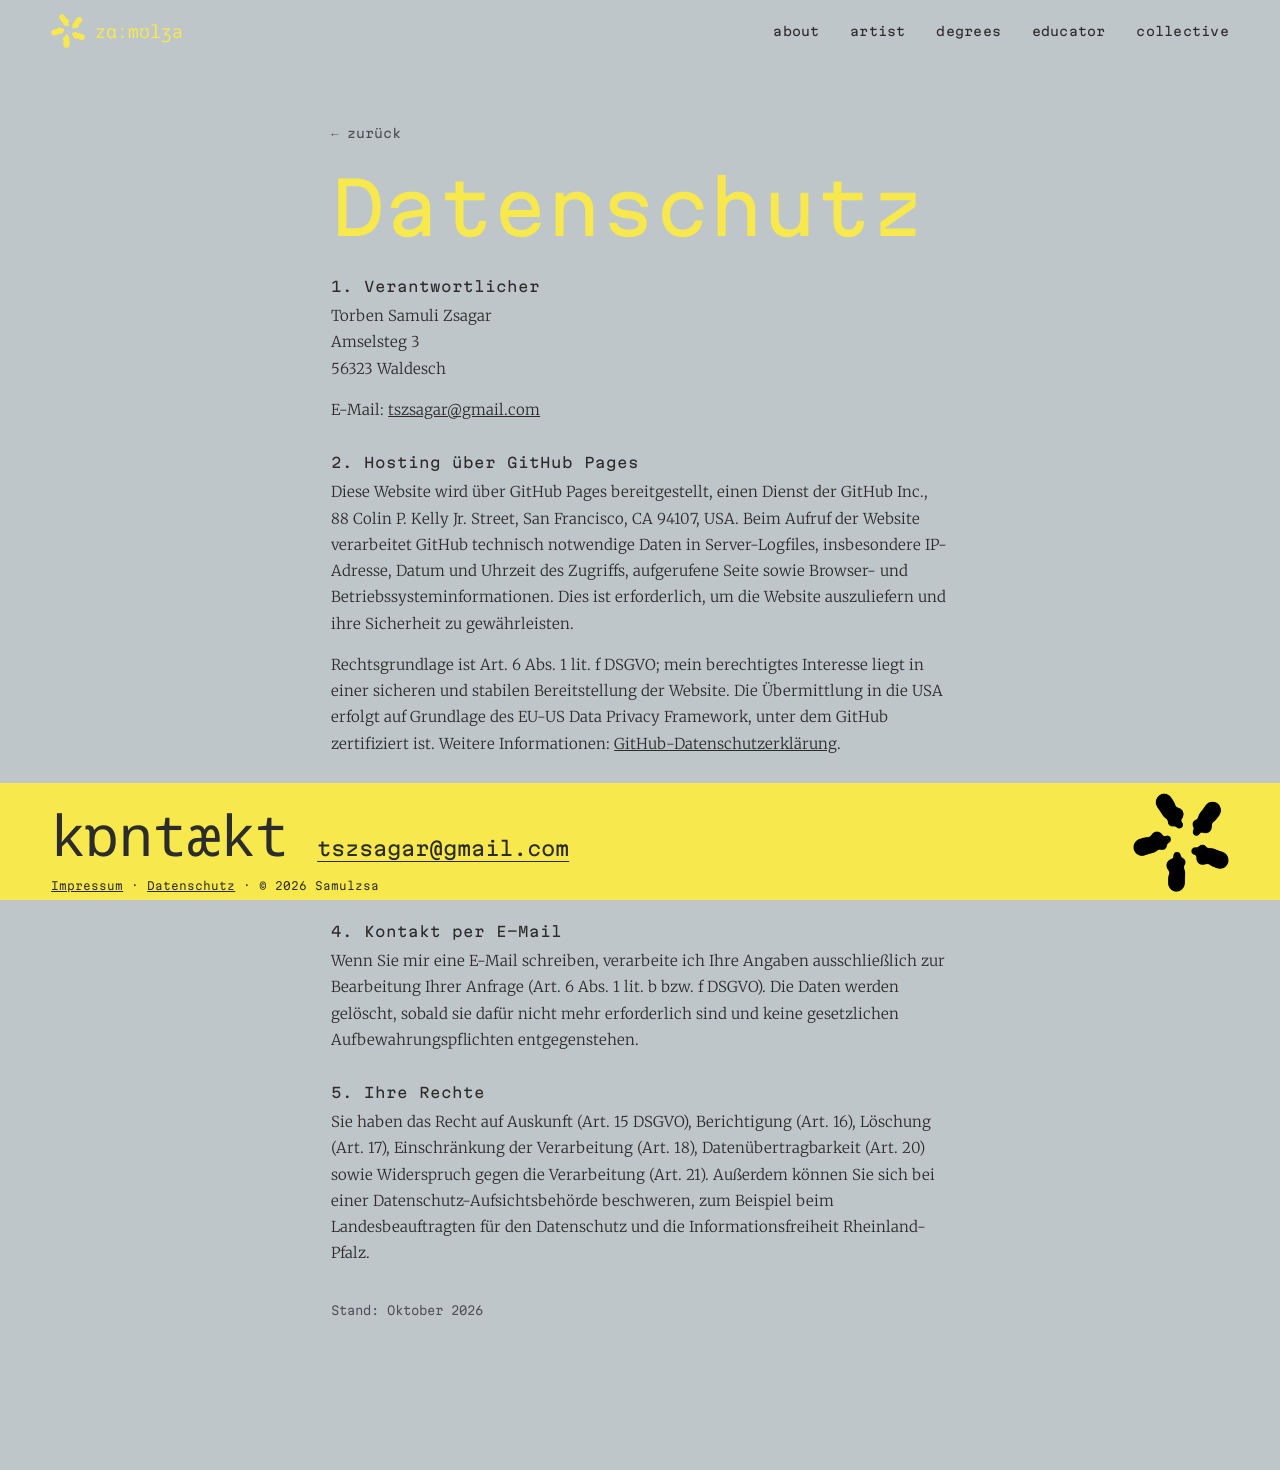
<file: datenschutz.html>
<!doctype html>
<html lang="de">
<head>
<meta charset="utf-8">
<meta name="viewport" content="width=device-width, initial-scale=1">
<title>Datenschutz — Samulzsa</title>
<meta name="description" content="Datenschutz">
<meta property="og:title" content="Datenschutz — Samulzsa">
<meta property="og:description" content="Datenschutz">
<link rel="icon" href="favicon.png">
<link rel="stylesheet" href="fonts.css?v=20261016205609">
<link rel="stylesheet" href="style.css?v=20261016205609">
</head>
<body>
<header class="bar">
  <a class="brand" href="index.html"><img class="flower-frame" src="images/flower/00.webp" data-root="" alt="">zɑːmʊlʒa</a>
  <button class="menu" aria-label="Menu" aria-expanded="false"><span></span><span></span></button>
  <nav><a href="index.html#/about">about</a><a href="index.html#artist">artist</a><a href="index.html#degrees">degrees</a><a href="index.html#educator">educator</a><a href="index.html#collective">collective</a></nav>
</header>
<main class="legal">
<a class="back" href="index.html">← zurück</a>
<h1>Datenschutz</h1>

<h2>1. Verantwortlicher</h2>
<p class="addr"><span class="obf" data-o="cmFnYXNaIGlsdW1hUyBuZWJyb1Q=">[aktivieren Sie JavaScript]</span><br><span class="obf" data-o="MyBnZXRzbGVzbUE=">[aktivieren Sie JavaScript]</span><br><span class="obf" data-o="aGNzZWRsYVcgMzIzNjU=">[aktivieren Sie JavaScript]</span></p>
<p>E-Mail: <a class="obf-mail" href="#" data-o="bW9jLmxpYW1nQHJhZ2FzenN0">[aktivieren Sie JavaScript]</a></p>
<h2>2. Hosting über GitHub Pages</h2>
<p>Diese Website wird über GitHub Pages bereitgestellt, einen Dienst der GitHub Inc., 88 Colin P. Kelly Jr. Street, San Francisco, CA 94107, USA. Beim Aufruf der Website verarbeitet GitHub technisch notwendige Daten in Server-Logfiles, insbesondere IP-Adresse, Datum und Uhrzeit des Zugriffs, aufgerufene Seite sowie Browser- und Betriebssysteminformationen. Dies ist erforderlich, um die Website auszuliefern und ihre Sicherheit zu gewährleisten.</p>
<p>Rechtsgrundlage ist Art. 6 Abs. 1 lit. f DSGVO; mein berechtigtes Interesse liegt in einer sicheren und stabilen Bereitstellung der Website. Die Übermittlung in die USA erfolgt auf Grundlage des EU-US Data Privacy Framework, unter dem GitHub zertifiziert ist. Weitere Informationen: <a href="https://docs.github.com/de/site-policy/privacy-policies/github-general-privacy-statement" rel="noopener">GitHub-Datenschutzerklärung</a>.</p>
<h2>3. Keine Cookies, kein Tracking</h2>
<p>Diese Website setzt keine Cookies und verwendet keine Analyse- oder Tracking-Dienste. Alle Schriftarten sind lokal eingebunden; es findet keine Verbindung zu Servern von Google statt.</p>
<h2>4. Kontakt per E-Mail</h2>
<p>Wenn Sie mir eine E-Mail schreiben, verarbeite ich Ihre Angaben ausschließlich zur Bearbeitung Ihrer Anfrage (Art. 6 Abs. 1 lit. b bzw. f DSGVO). Die Daten werden gelöscht, sobald sie dafür nicht mehr erforderlich sind und keine gesetzlichen Aufbewahrungspflichten entgegenstehen.</p>
<h2>5. Ihre Rechte</h2>
<p>Sie haben das Recht auf Auskunft (Art. 15 DSGVO), Berichtigung (Art. 16), Löschung (Art. 17), Einschränkung der Verarbeitung (Art. 18), Datenübertragbarkeit (Art. 20) sowie Widerspruch gegen die Verarbeitung (Art. 21). Außerdem können Sie sich bei einer Datenschutz-Aufsichtsbehörde beschweren, zum Beispiel beim Landesbeauftragten für den Datenschutz und die Informationsfreiheit Rheinland-Pfalz.</p>
<p class="stand">Stand: Oktober 2026</p>

</main>
<footer class="footer" id="contact">
  <div class="contact">
    <span class="k">kɒntækt</span>
    <a class="mail obf-mail" href="#" data-o="bW9jLmxpYW1nQHJhZ2FzenN0">e-mail me</a>
  </div>
  <img class="flower-frame" src="images/flower/00.webp" data-root="" alt="">
  <small><a href="impressum.html">Impressum</a> · <a href="datenschutz.html">Datenschutz</a><span class="copy"> · © 2026 Samulzsa</span></small>
</footer>
<script src="script.js?v=20261016205609"></script>
</body>
</html>
</file>
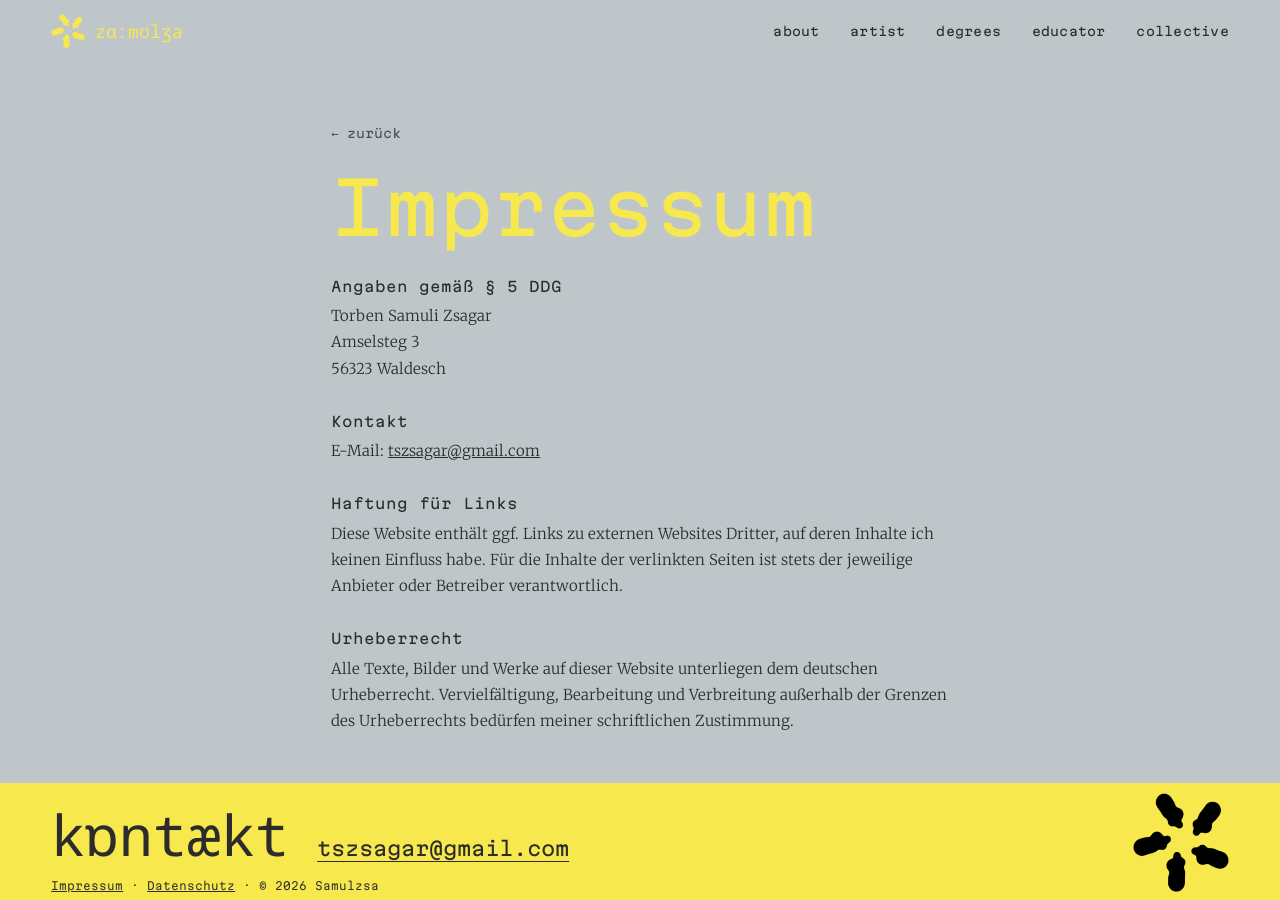
<file: impressum.html>
<!doctype html>
<html lang="de">
<head>
<meta charset="utf-8">
<meta name="viewport" content="width=device-width, initial-scale=1">
<title>Impressum — Samulzsa</title>
<meta name="description" content="Impressum">
<meta property="og:title" content="Impressum — Samulzsa">
<meta property="og:description" content="Impressum">
<link rel="icon" href="favicon.png">
<link rel="stylesheet" href="fonts.css?v=20261016205609">
<link rel="stylesheet" href="style.css?v=20261016205609">
</head>
<body>
<header class="bar">
  <a class="brand" href="index.html"><img class="flower-frame" src="images/flower/00.webp" data-root="" alt="">zɑːmʊlʒa</a>
  <button class="menu" aria-label="Menu" aria-expanded="false"><span></span><span></span></button>
  <nav><a href="index.html#/about">about</a><a href="index.html#artist">artist</a><a href="index.html#degrees">degrees</a><a href="index.html#educator">educator</a><a href="index.html#collective">collective</a></nav>
</header>
<main class="legal">
<a class="back" href="index.html">← zurück</a>
<h1>Impressum</h1>

<h2>Angaben gemäß § 5 DDG</h2>
<p class="addr"><span class="obf" data-o="cmFnYXNaIGlsdW1hUyBuZWJyb1Q=">[aktivieren Sie JavaScript]</span><br><span class="obf" data-o="MyBnZXRzbGVzbUE=">[aktivieren Sie JavaScript]</span><br><span class="obf" data-o="aGNzZWRsYVcgMzIzNjU=">[aktivieren Sie JavaScript]</span></p>
<h2>Kontakt</h2>
<p>E-Mail: <a class="obf-mail" href="#" data-o="bW9jLmxpYW1nQHJhZ2FzenN0">[aktivieren Sie JavaScript]</a></p>
<h2>Haftung für Links</h2>
<p>Diese Website enthält ggf. Links zu externen Websites Dritter, auf deren Inhalte ich keinen Einfluss habe. Für die Inhalte der verlinkten Seiten ist stets der jeweilige Anbieter oder Betreiber verantwortlich.</p>
<h2>Urheberrecht</h2>
<p>Alle Texte, Bilder und Werke auf dieser Website unterliegen dem deutschen Urheberrecht. Vervielfältigung, Bearbeitung und Verbreitung außerhalb der Grenzen des Urheberrechts bedürfen meiner schriftlichen Zustimmung.</p>

</main>
<footer class="footer" id="contact">
  <div class="contact">
    <span class="k">kɒntækt</span>
    <a class="mail obf-mail" href="#" data-o="bW9jLmxpYW1nQHJhZ2FzenN0">e-mail me</a>
  </div>
  <img class="flower-frame" src="images/flower/00.webp" data-root="" alt="">
  <small><a href="impressum.html">Impressum</a> · <a href="datenschutz.html">Datenschutz</a><span class="copy"> · © 2026 Samulzsa</span></small>
</footer>
<script src="script.js?v=20261016205609"></script>
</body>
</html>
</file>
<file: fonts.css>
/* fonts stored locally (no requests to Google) */
/* latin-ext */
@font-face {
  font-family: 'Martian Mono';
  font-style: normal;
  font-weight: 300 500;
  font-stretch: 75% 112.5%;
  font-display: swap;
  src: url(fonts/MartianMono-300-500-latin-ext.woff2) format('woff2');
  unicode-range: U+0100-02BA, U+02BD-02C5, U+02C7-02CC, U+02CE-02D7, U+02DD-02FF, U+0304, U+0308, U+0329, U+1D00-1DBF, U+1E00-1E9F, U+1EF2-1EFF, U+2020, U+20A0-20AB, U+20AD-20C4, U+2113, U+2C60-2C7F, U+A720-A7FF;
}
/* latin */
@font-face {
  font-family: 'Martian Mono';
  font-style: normal;
  font-weight: 300 500;
  font-stretch: 75% 112.5%;
  font-display: swap;
  src: url(fonts/MartianMono-300-500-latin.woff2) format('woff2');
  unicode-range: U+0000-00FF, U+0131, U+0152-0153, U+02BB-02BC, U+02C6, U+02DA, U+02DC, U+0304, U+0308, U+0329, U+2000-206F, U+20AC, U+2122, U+2191, U+2193, U+2212, U+2215, U+FEFF, U+FFFD;
}
/* latin-ext */
@font-face {
  font-family: 'Merriweather';
  font-style: normal;
  font-weight: 300;
  font-stretch: 100%;
  font-display: swap;
  src: url(fonts/Merriweather-300-latin-ext.woff2) format('woff2');
  unicode-range: U+0100-02BA, U+02BD-02C5, U+02C7-02CC, U+02CE-02D7, U+02DD-02FF, U+0304, U+0308, U+0329, U+1D00-1DBF, U+1E00-1E9F, U+1EF2-1EFF, U+2020, U+20A0-20AB, U+20AD-20C4, U+2113, U+2C60-2C7F, U+A720-A7FF;
}
/* latin */
@font-face {
  font-family: 'Merriweather';
  font-style: normal;
  font-weight: 300;
  font-stretch: 100%;
  font-display: swap;
  src: url(fonts/Merriweather-300-latin.woff2) format('woff2');
  unicode-range: U+0000-00FF, U+0131, U+0152-0153, U+02BB-02BC, U+02C6, U+02DA, U+02DC, U+0304, U+0308, U+0329, U+2000-206F, U+20AC, U+2122, U+2191, U+2193, U+2212, U+2215, U+FEFF, U+FFFD;
}
/* latin-ext */
@font-face {
  font-family: 'Merriweather';
  font-style: normal;
  font-weight: 400;
  font-stretch: 100%;
  font-display: swap;
  src: url(fonts/Merriweather-400-latin-ext.woff2) format('woff2');
  unicode-range: U+0100-02BA, U+02BD-02C5, U+02C7-02CC, U+02CE-02D7, U+02DD-02FF, U+0304, U+0308, U+0329, U+1D00-1DBF, U+1E00-1E9F, U+1EF2-1EFF, U+2020, U+20A0-20AB, U+20AD-20C4, U+2113, U+2C60-2C7F, U+A720-A7FF;
}
/* latin */
@font-face {
  font-family: 'Merriweather';
  font-style: normal;
  font-weight: 400;
  font-stretch: 100%;
  font-display: swap;
  src: url(fonts/Merriweather-400-latin.woff2) format('woff2');
  unicode-range: U+0000-00FF, U+0131, U+0152-0153, U+02BB-02BC, U+02C6, U+02DA, U+02DC, U+0304, U+0308, U+0329, U+2000-206F, U+20AC, U+2122, U+2191, U+2193, U+2212, U+2215, U+FEFF, U+FFFD;
}
/* latin-ext */
@font-face {
  font-family: 'Noto Sans Mono';
  font-style: normal;
  font-weight: 400;
  font-stretch: 100%;
  font-display: swap;
  src: url(fonts/NotoSansMono-400-latin-ext.woff2) format('woff2');
  unicode-range: U+0100-02BA, U+02BD-02C5, U+02C7-02CC, U+02CE-02D7, U+02DD-02FF, U+0304, U+0308, U+0329, U+1D00-1DBF, U+1E00-1E9F, U+1EF2-1EFF, U+2020, U+20A0-20AB, U+20AD-20C4, U+2113, U+2C60-2C7F, U+A720-A7FF;
}
/* latin */
@font-face {
  font-family: 'Noto Sans Mono';
  font-style: normal;
  font-weight: 400;
  font-stretch: 100%;
  font-display: swap;
  src: url(fonts/NotoSansMono-400-latin.woff2) format('woff2');
  unicode-range: U+0000-00FF, U+0131, U+0152-0153, U+02BB-02BC, U+02C6, U+02DA, U+02DC, U+0304, U+0308, U+0329, U+2000-206F, U+20AC, U+2122, U+2191, U+2193, U+2212, U+2215, U+FEFF, U+FFFD;
}
</file>
<file: style.css>
/* ---------- colours & fonts (taken from the PDF portfolio) ---------- */
:root {
  --bg: #bfc6ca;
  --bg-deep: #b2babf;
  --yellow: #f7e84e;
  --ink: #2c2c2c;
  --ink-soft: #4a4f53;
  --mono: "Noto Sans Mono", ui-monospace, monospace;
  --wide: "Martian Mono", ui-monospace, monospace;
  --serif: "Merriweather", Georgia, serif;
  --gutter: clamp(16px, 4vw, 56px);
  --ease: cubic-bezier(.2, .7, .2, 1);
}

* { box-sizing: border-box; }
html { scroll-behavior: smooth; }
body {
  margin: 0;
  background: var(--bg);
  color: var(--ink);
  font: 300 15px/1.75 var(--serif);
  -webkit-font-smoothing: antialiased;
}
img { display: block; max-width: 100%; }
a { color: inherit; }
::selection { background: var(--yellow); color: var(--ink); }

/* ---------- top bar ---------- */
.bar {
  position: fixed; inset: 0 0 auto 0; z-index: 20;
  display: flex; align-items: center; justify-content: space-between; gap: 16px;
  padding: 14px var(--gutter);
  transition: background .4s, backdrop-filter .4s;
}
.bar.scrolled { background: color-mix(in srgb, var(--bg) 82%, transparent); backdrop-filter: blur(10px); }
.brand { display: flex; align-items: center; gap: 10px; text-decoration: none; font: 400 18px var(--mono); color: var(--yellow); }
.brand img { width: 34px; height: 34px; transition: transform .8s var(--ease); }
.brand:hover img { transform: rotate(120deg) scale(1.1); }
.bar nav { display: flex; gap: clamp(12px, 2.4vw, 32px); }
.bar .menu { display: none; background: none; border: 0; padding: 10px 4px; cursor: pointer; }
.bar .menu span { display: block; width: 26px; height: 2px; background: var(--ink); margin: 5px 0; transition: transform .35s var(--ease); }
.bar.open .menu span:first-child { transform: translateY(3.5px) rotate(45deg); }
.bar.open .menu span:last-child { transform: translateY(-3.5px) rotate(-45deg); }
.bar nav a {
  font: 400 12px var(--wide); font-stretch: 112.5%; letter-spacing: .02em;
  text-decoration: none; color: var(--ink); position: relative; padding: 4px 0;
}
.bar nav a::after {
  content: ""; position: absolute; left: 0; right: 0; bottom: 0; height: 2px;
  background: var(--yellow); transform: scaleX(0); transform-origin: left; transition: transform .35s var(--ease);
}
.bar nav a:hover::after { transform: scaleX(1); }

/* ---------- name panel (first item of the sliding row) ---------- */
.hero { flex: none; align-self: flex-start; margin-top: calc(var(--head-h) + var(--card-w) * .1); position: relative; width: min(92vw, 1150px); padding-right: 4vw; }
.hero h1 {
  margin: 0; font: 400 clamp(44px, 13vw, 200px)/1.2 var(--mono); color: var(--yellow); white-space: nowrap;
  letter-spacing: -.02em; position: relative; z-index: 2;
}
.hero h1 span { display: inline-block; opacity: 0; transform: translateY(40px); animation: rise .9s var(--ease) forwards; }
.hero .tagline {
  max-width: 34ch; margin: 16px 0 0; position: relative; z-index: 2;
  font: 400 clamp(14px, 1.4vw, 18px)/1.6 var(--wide); font-stretch: 112.5%;
  opacity: 0; animation: fade 1s .9s forwards;
}
.hero .flower { position: absolute; z-index: 1; width: clamp(150px, 22vw, 360px); right: 0; top: 100%; transform: translateY(-55%); }
.hero .cue {
  display: inline-block; margin-top: 32px; font: 400 12px var(--wide); font-stretch: 112.5%; color: var(--yellow);
  animation: nudge 2.4s ease-in-out infinite;
}
@keyframes rise { to { opacity: 1; transform: none; } }
@keyframes fade { to { opacity: 1; } }
@keyframes nudge { 50% { transform: translateX(8px); } }

/* ---------- about (shown in the overlay) ---------- */
.statement { max-width: 1200px; margin: 0 auto; padding: 10px var(--gutter) 60px; }
.statement .cols { columns: 2 300px; column-gap: 48px; max-width: 900px; }
.statement p { margin: 0 0 1em; break-inside: avoid; }
.statement p:first-child { font-size: 19px; line-height: 1.6; font-weight: 400; column-span: all; margin-bottom: 1.4em; }

/* ---------- project card + hover effect ---------- */
.card { text-decoration: none; display: block; flex: none; width: var(--card-w); }
.card .media {
  position: relative; aspect-ratio: 4 / 5; overflow: hidden; background: var(--bg-deep);
  clip-path: inset(0 round 2px); transition: clip-path 1.2s var(--ease);
}
.card .media img {
  position: absolute; inset: 0; width: 100%; height: 100%; object-fit: cover;
  transition: transform 2s var(--ease), opacity 1.2s var(--ease), filter 1.2s;
}
.card .media .alt { opacity: 0; transform: scale(1.04); }
/* halftone dot screen – nod to the Spade CoCo prints */
.card .media::after {
  content: ""; position: absolute; inset: 0; pointer-events: none;
  background: radial-gradient(circle, var(--yellow) 28%, transparent 30%) 0 0 / 7px 7px;
  mix-blend-mode: multiply; opacity: 0; transition: opacity 1.2s var(--ease);
}
.card .tag {
  position: absolute; left: 12px; top: 12px; z-index: 2;
  max-width: calc(100% - 24px); font: 400 10px/1.5 var(--wide); font-stretch: 112.5%; background: var(--yellow); color: var(--ink);
  padding: 5px 9px; opacity: 0; transform: translateY(-8px); transition: transform .9s var(--ease), opacity .8s var(--ease);
}
.card .label { display: flex; justify-content: space-between; align-items: baseline; gap: 12px; padding-top: 12px; }
.card h3 {
  margin: 0; font: 400 clamp(15px, 1.5vw, 19px)/1.25 var(--wide); font-stretch: 112.5%;
  color: var(--ink); transition: color .3s, transform .5s var(--ease);
}
.card h3::before { content: "→ "; display: inline-block; width: 0; overflow: hidden; vertical-align: bottom; transition: width .8s var(--ease); }
.card .year { font: 300 11px var(--wide); color: var(--ink-soft); white-space: nowrap; }

.card.is-hover .media, .card:focus-visible .media { clip-path: inset(10px round 2px); }
.card.is-hover .media img:not(.alt), .card:focus-visible .media img:not(.alt) { transform: scale(1.02); opacity: 0; }
.card.is-hover .media .alt, .card:focus-visible .media .alt { opacity: 1; transform: scale(1); }
.card.is-hover .media::after { opacity: .35; }
.card.is-hover .tag, .card:focus-visible .tag { transform: none; opacity: 1; }
.card.is-hover h3::before, .card:focus-visible h3::before { width: 2ch; }
.card:focus-visible { outline: 2px solid var(--yellow); outline-offset: 6px; }


/* ---------- contact bar, always visible ---------- */
:root { --foot-h: clamp(96px, 13svh, 132px); }
.footer {
  position: fixed; inset: auto 0 0 0; z-index: 45; height: var(--foot-h);
  display: grid; grid-template-columns: 1fr auto; grid-template-rows: 1fr auto; column-gap: 24px; align-items: end;
  padding: 10px var(--gutter) 8px; background: var(--yellow); color: var(--ink);
}
.footer .contact { display: flex; align-items: baseline; flex-wrap: wrap; gap: 4px 28px; }
.footer .k { font: 400 clamp(32px, 4.4vw, 64px)/1 var(--mono); }
.footer a.mail { font: 400 clamp(14px, 1.5vw, 20px) var(--wide); font-stretch: 112.5%; text-underline-offset: 5px; }
.footer a.mail:hover { text-decoration-thickness: 3px; }
.footer img { grid-row: 1 / 3; grid-column: 2; align-self: center; height: calc(var(--foot-h) - 18px); width: auto; filter: brightness(0); }
.footer small { font: 300 11px var(--wide); padding-top: 16px; }
.footer small a { color: inherit; }
.legal { padding-bottom: calc(var(--foot-h) + 24px) !important; }
.overlay-body { padding-bottom: 48px; }

/* ---------- project page ---------- */
.project-head { padding: 80px var(--gutter) 30px; max-width: 1200px; margin: 0 auto; }
.project-head .kicker { margin: 0; font: 400 12px var(--wide); font-stretch: 112.5%; color: var(--ink-soft); }
.project-head h1 {
  margin: 24px 0 8px; font: 400 clamp(36px, 6vw, 84px)/1.05 var(--wide); font-stretch: 112.5%; color: var(--yellow);
  letter-spacing: -.01em;
}
.project-head .sub { font: 400 clamp(16px, 2vw, 24px) var(--wide); color: var(--yellow); margin: 0 0 8px; }
.project-head .meta { font: 300 12px var(--wide); font-stretch: 112.5%; color: var(--ink-soft); display: flex; gap: 18px; flex-wrap: wrap; }

.project-body {
  max-width: 1200px; margin: 0 auto;
  padding: 20px var(--gutter) 40px;
  display: grid; grid-template-columns: minmax(0, 5fr) minmax(0, 7fr); gap: clamp(28px, 5vw, 72px); align-items: start;
}
.project-body .text { position: sticky; top: 90px; max-width: 60ch; }
.project-body .text p { margin: 0 0 1.1em; }
.project-body .text p:first-child::first-letter {
  float: left; font: 400 3.4em/0.9 var(--mono); color: var(--yellow); margin: 4px 8px 0 0;
}
.gallery { columns: 2 260px; column-gap: 16px; }
.gallery button {
  all: unset; cursor: zoom-in; display: block; margin-bottom: 16px; break-inside: avoid; position: relative; overflow: hidden;
  background: var(--bg-deep);
}
.gallery button img { width: 100%; height: auto; transition: transform 1.8s var(--ease), filter 1s; }
.gallery button::after {
  content: ""; position: absolute; inset: 0; box-shadow: inset 0 0 0 0 var(--yellow); transition: box-shadow .9s var(--ease);
}
.gallery button:hover img { transform: scale(1.02); }
.gallery button:hover::after, .gallery button:focus-visible::after { box-shadow: inset 0 0 0 6px var(--yellow); }
.gallery.single { columns: 1; }


/* ---------- lightbox ---------- */
.lightbox {
  position: fixed; inset: 0; z-index: 50; display: grid; place-items: center;
  background: color-mix(in srgb, var(--ink) 92%, transparent); padding: 4vh 4vw;
  opacity: 0; pointer-events: none; transition: opacity .35s;
}
.lightbox.open { opacity: 1; pointer-events: auto; }
.lightbox img { max-height: 92vh; width: auto; max-width: 100%; object-fit: contain; }
.lightbox button {
  position: absolute; background: none; border: 0; color: var(--yellow); cursor: pointer;
  font: 400 28px var(--mono); padding: 16px;
}
.lightbox .close { top: 8px; right: 8px; }
.lightbox .prev { left: 4px; top: 50%; transform: translateY(-50%); }
.lightbox .next { right: 4px; top: 50%; transform: translateY(-50%); }

/* ---------- small screens ---------- */
@media (max-width: 760px) {
  .bar { flex-wrap: wrap; }
  .bar .menu { display: block; }
  .bar nav {
    display: none; flex-basis: 100%; flex-direction: column; gap: 0; padding: 8px 0 16px;
  }
  .bar.open { background: var(--bg); min-height: 100svh; align-content: flex-start; transition: none; }
  .bar.open nav { display: flex; }
  .bar nav a { font-size: 18px; padding: 10px 0; }
  .hero h1 { font-size: 15vw; }
  .hero .flower { position: relative; top: auto; transform: none; width: 40vw; margin: 8px 0 0 auto; }
  .statement p:first-child { font-size: 17px; }
  .project-head { padding-top: 64px; }
  .project-head h1 { font-size: clamp(28px, 9vw, 44px); overflow-wrap: anywhere; }
  .gallery { columns: 1; }
  .project-body { grid-template-columns: 1fr; }
  .project-body .text { position: static; }
  :root { --foot-h: 96px; }
  .footer .copy { display: none; }
}
@media (hover: none), (max-width: 760px) { .card .tag { display: none; } }
@media (prefers-reduced-motion: reduce) {
  *, *::before, *::after { animation-duration: .01ms !important; transition-duration: .01ms !important; }
}

/* ---------- Impressum / Datenschutz ---------- */
.legal { max-width: 720px; margin: 0 auto; padding: 120px var(--gutter) 40px; }
.legal .back { font: 400 12px var(--wide); font-stretch: 112.5%; text-decoration: none; color: var(--ink-soft); }
.legal h1 { font: 400 clamp(36px, 7vw, 72px)/1.05 var(--wide); font-stretch: 112.5%; color: var(--yellow); margin: 24px 0 32px; overflow-wrap: anywhere; }
.legal h2 { font: 400 14px var(--wide); font-stretch: 112.5%; margin: 2.2em 0 .6em; }
.legal p { margin: 0 0 1em; }
.legal .stand { margin-top: 3em; font: 300 12px var(--wide); color: var(--ink-soft); }
.footer small a { color: inherit; }

/* ---------- works: one horizontal row, moved by vertical scrolling ---------- */
:root { --card-w: clamp(200px, min(24vw, 34svh), 380px); }
.works { position: relative; }
.works .pin {
  position: sticky; top: 0; height: 100svh; overflow: hidden; overflow: clip;
  --head-h: calc(clamp(40px, 5vw, 96px) * 1.1 + clamp(12px, 2svh, 24px));
  --free: calc(100svh - 64px - var(--foot-h) - var(--card-w) * 1.25 - var(--head-h) - 48px);
  display: flex; align-items: flex-start; padding: calc(64px + max(0px, var(--free) / 2)) 0 0;
}
.track { display: flex; align-items: flex-start; gap: clamp(64px, 9vw, 180px); padding: 0 var(--gutter); will-change: transform; }
.group { flex: none; display: flex; flex-direction: column; gap: clamp(12px, 2svh, 24px); }
.group-head { display: flex; align-items: baseline; gap: 20px; }
.group-head h2 { margin: 0; font: 400 clamp(40px, 5vw, 96px)/1.1 var(--mono); color: var(--yellow); white-space: nowrap; }
.group-head p { margin: 0; font: 400 11px var(--wide); font-stretch: 112.5%; color: var(--ink-soft); white-space: nowrap; }
.row { display: flex; align-items: flex-start; gap: clamp(16px, 2vw, 32px); }

/* ---------- project overlay ---------- */
html.locked { overflow: hidden; }
.overlay {
  position: fixed; inset: 0; z-index: 46; overflow-y: auto; overscroll-behavior: contain;
  background: color-mix(in srgb, var(--bg) 80%, transparent); backdrop-filter: blur(16px); -webkit-backdrop-filter: blur(16px);
  visibility: hidden; opacity: 0; transform: translateY(40px);
  transition: opacity .6s var(--ease), transform .8s var(--ease), visibility 0s .8s;
}
.overlay.open { visibility: visible; opacity: 1; transform: none; transition: opacity .6s var(--ease), transform .8s var(--ease); }
.overlay-close {
  position: fixed; top: 14px; right: var(--gutter); z-index: 47; width: 48px; height: 48px;
  border: 0; border-radius: 50%; background: var(--yellow); color: var(--ink); cursor: pointer;
  font: 400 26px/1 var(--mono); transition: transform .6s var(--ease), opacity .5s var(--ease), visibility 0s .5s;
  opacity: 0; visibility: hidden;
}
.overlay-close.open { opacity: 1; visibility: visible; transition: transform .6s var(--ease), opacity .5s var(--ease); }
.overlay-close:hover { transform: rotate(90deg); }
.overlay .project-body { padding-bottom: 20px; }
.lightbox { z-index: 60; }
@media (max-width: 760px) {
  :root { --card-w: 68vw; }
  .group-head { flex-direction: column; gap: 4px; }
  /* phones: swipe the row sideways, the page itself doesn't scroll */
  .works .pin { position: relative; overflow-x: auto; overflow-y: hidden; scrollbar-width: none; -webkit-overflow-scrolling: touch; }
  .works .pin::-webkit-scrollbar { display: none; }
  .track { will-change: auto; }
  .overlay-close.open { opacity: .85; backdrop-filter: blur(6px); }
  .works .pin { --head-h: calc(clamp(40px, 12vw, 64px) * 1.1 + 30px); }
  .group-head h2 { font-size: clamp(40px, 12vw, 64px); }
}
</file>
